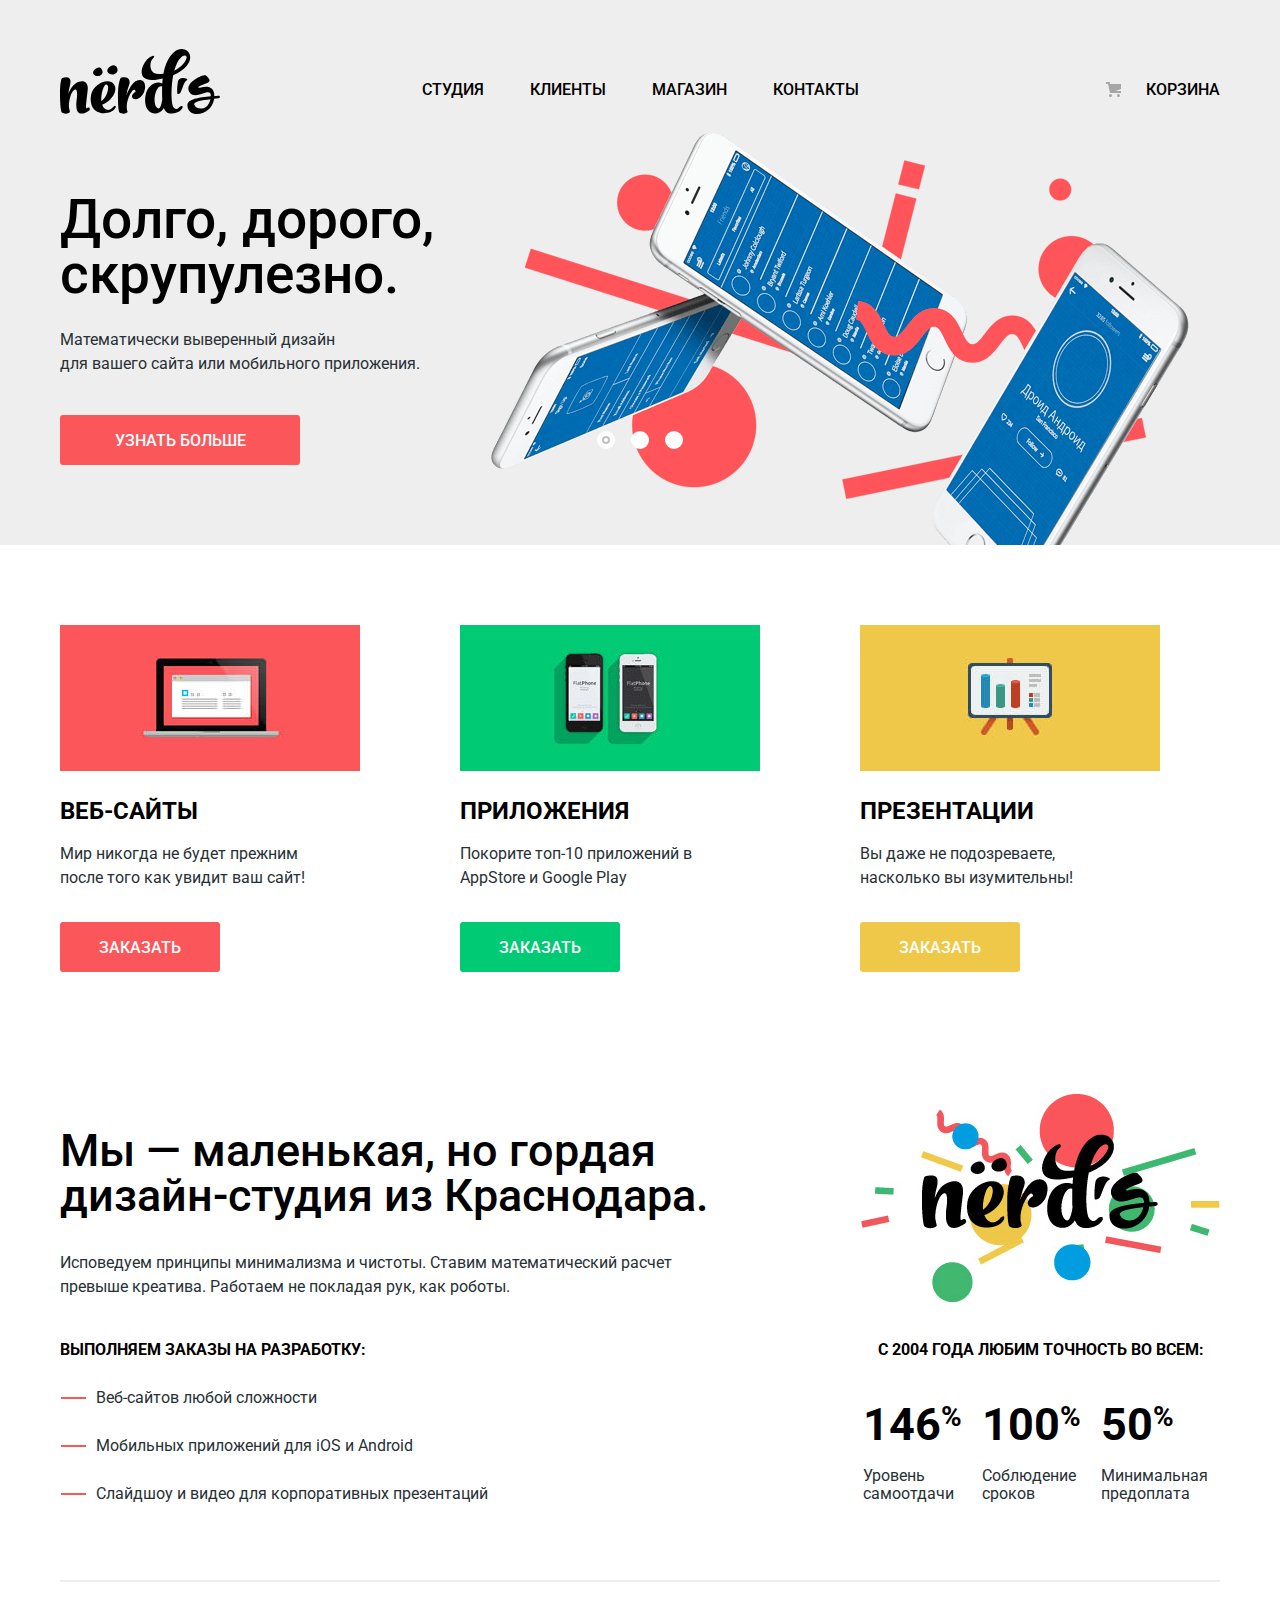
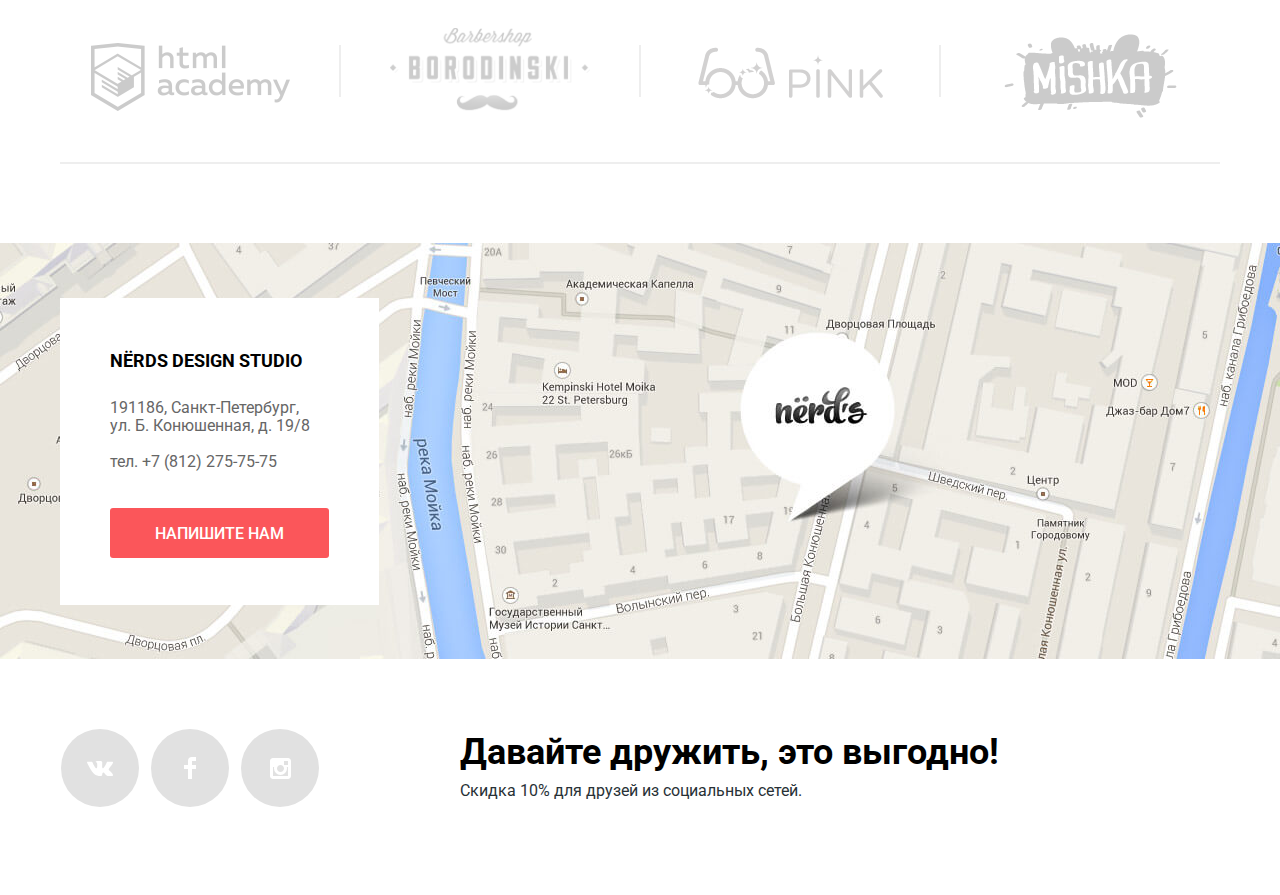
<file: index.html>
<!DOCTYPE html>
<html lang="ru">
  <head>
    <meta charset="utf-8">
    <title>HTML Academy: Нёрдс</title>
    <link href="https://fonts.googleapis.com/css?family=Roboto:400,500,700&amp;subset=cyrillic" rel="stylesheet">
    <link href="css/normalize.css" rel="stylesheet">
    <link href="css/styles-min.css" rel="stylesheet">
  </head>
  <body>
    <header class="page-header">
      <div class="content-wrapper">
        <a class="main-header-logo">
          <img src="img/nerds-logo.svg" width="160" height="65" alt="Логотип студии Nёrd's">
        </a>
        <nav class="main-menu">
          <ul class="main-menu-list">
            <li class="main-menu-list-item"><a href="studio.html">Студия</a></li>
            <li class="main-menu-list-item"><a href="clients.html">Клиенты</a></li>
            <li class="main-menu-list-item"><a href="catalog.html">Магазин</a></li>
            <li class="main-menu-list-item"><a href="contacts.html">Контакты</a></li>
          </ul>
        </nav>
        <ul class="user-menu-list">
          <li class="user-menu-list-item"><a href="cart.html">Корзина</a></li>
        </ul>
      </div>
      <h1 class="visually-hidden">Дизайн-студия Нёрдс</h1>
    </header>

    <main class="container">

      <section class="slider">
        <h2 class="visually-hidden">Презентация</h2>
        <div class="content-wrapper">
          <input class="visually-hidden" type="radio" id="product-1" name="toggle" checked>
          <input class="visually-hidden" type="radio" id="product-2" name="toggle">
          <input class="visually-hidden" type="radio" id="product-3" name="toggle">
          <div class="slider-controls">
            <label class="slider-controls-item slider-controls-item--1" for="product-1">Первый</label>
            <label class="slider-controls-item slider-controls-item--2" for="product-2">Второй</label>
            <label class="slider-controls-item slider-controls-item--3" for="product-3">Третий</label>
          </div>
          <div class="slide slide-1">
            <b>Долго, дорого,<br>
            скрупулезно.</b>
            <p class="slide-text">Математически выверенный дизайн<br>
            для вашего сайта или мобильного приложения.</p>
            <a class="button slide-button" href="#">Узнать больше</a>
          </div>
          <div class="slide slide-2">
            <b>Любим математику
            как никто другой</b>
            <p class="slide-text">Никакого креатива, только математические формулы
            для расчета идеальных пропорций</p>
            <a class="button slide-button" href="#">Узнать больше</a>
          </div>
          <div class="slide slide-3">
            <b>Только ночь,<br>
            только хардкор</b>
            <p class="slide-text">Работать днем, как все? Мы против этого.<br>
            Ближе к полуночи работа только начинается.</p>
            <a class="button slide-button" href="#">Узнать больше</a>
          </div>
        </div>
      </section>

      <div class="content-wrapper">

        <section class="services">
          <h2 class="visually-hidden">Услуги</h2>
          <ul class="services-list">
            <li class="services-item">
              <img src="img/illustration-1.jpg" width="300" height="146" alt="Веб-сайты">
              <h3 class="services-item-title">Веб-сайты</h3>
              <p class="services-item-text">Мир никогда не будет прежним после того как увидит ваш сайт!</p>
              <a class="button button-services-1" href="#">Заказать</a>
            </li>
            <li class="services-item">
              <img src="img/illustration-2.jpg" width="300" height="146" alt="Приложения">
              <h3 class="services-item-title">Приложения</h3>
              <p class="services-item-text">Покорите топ-10 приложений в AppStore и Google Play</p>
              <a class="button button-services-2" href="#">Заказать</a>
            </li>
            <li class="services-item">
              <img src="img/illustration-3.jpg" width="300" height="146" alt="Презентации">
              <h3 class="services-item-title">Презентации</h3>
              <p class="services-item-text">Вы даже не подозреваете, насколько вы изумительны!</p>
              <a class="button button-services-3" href="#">Заказать</a>
            </li>
          </ul>
        </section>

        <section class="studio">
          <h2 class="visually-hidden">О нашей студии</h2>
          <div class="container">
            <div class="studio-left">
              <b class="studio-lead">Мы &mdash; маленькая, но гордая дизайн-студия из Краснодара.</b>
              <p>Исповедуем принципы минимализма и чистоты. Ставим математический расчет превыше креатива. Работаем не покладая рук, как роботы.</p>
              <p class="production-title">Выполняем заказы на разработку:</p>
              <ul class="production-list">
                <li class="production-item">
                  Веб-сайтов любой сложности
                </li>
                <li class="production-item">
                  Мобильных приложений для iOS и Android
                </li>
                <li class="production-item">
                  Слайдшоу и видео для корпоративных презентаций
                </li>
              </ul>
            </div>
            <div class="studio-right">
              <img src="img/nerds-illustration.png" width="360" height="208" alt="nerds-illustration">
              <table>
                <caption class="table-title">С 2004 года любим точность во всем:</caption>
                <tr class="table-percent">
                  <td>146<sup>%</sup></td>
                  <td>100<sup>%</sup></td>
                  <td>50<sup>%</sup></td>
                </tr>
                <tr class="table-text">
                  <td>Уровень самоотдачи</td>
                  <td>Соблюдение сроков</td>
                  <td>Минимальная предоплата</td>
                </tr>
              </table>
            </div>
          </div>
        </section>

        <section class="partners">
          <h2 class="visually-hidden">Партнеры</h2>
          <ul class="partners-list">
            <li class="partners-item">
              <a href="https://htmlacademy.ru/intensive/htmlcss">
                <img class="partners-logo partners-logo-1" src="img/logo-1.png" width="199" height="68" alt="Логотип HTMLacademy">
              </a>
            </li>
            <li class="partners-item">
              <a href="#">
                <img class="partners-logo partners-logo-2" src="img/logo-2.png" width="209" height="90" alt="Логотип Borodinski">
              </a>
            </li>
            <li class="partners-item">
              <a href="#">
                <img class="partners-logo partners-logo-3" src="img/logo-3.png" width="185" height="52" alt="Логотип Pink">
              </a>
            </li>
            <li class="partners-item">
              <a href="#">
                <img class="partners-logo partners-logo-4" src="img/logo-4.png" width="173" height="84" alt="Логотип Mishka">
              </a>
            </li>
          </ul>
        </section>
      </div>
    </main>

    <footer class="page-footer">
      <section class="map">
        <h2 class="visually-hidden">Карта</h2>
        <iframe src="https://www.google.com/maps/embed?pb=!1m18!1m12!1m3!1d1998.5991043651577!2d30.320894616143416!3d59.93879418187627!2m3!1f0!2f0!3f0!3m2!1i1024!2i768!4f13.1!3m3!1m2!1s0x4696310fca5ba729%3A0xea9c53d4493c879f!2z0JHQvtC70YzRiNCw0Y8g0JrQvtC90Y7RiNC10L3QvdCw0Y8g0YPQuy4sIDE5LCDQodCw0L3QutGCLdCf0LXRgtC10YDQsdGD0YDQsywgMTkxMTg2!5e0!3m2!1sru!2sru!4v1530198442525" allowfullscreen></iframe>
      </section>
      <div class="content-wrapper">
        <section class="contacts">
          <h2 class="visually-hidden">Контактная информация</h2>
          <b class="contacts-title">Nёrds Design Studio</b>
          <address class="address">
            191186, Санкт-Петербург,
            ул. Б. Конюшенная, д. 19/8
          </address>
          <p>тел. <a class="contacts-tel" href="tel:+78122757575">+7 (812) 275-75-75</a></p>
          <a class="button button-contacts" href="writeus.html">Напишите нам</a>
        </section>
        <section class="social">
          <h2 class="visually-hidden">Мы в социальных сетях</h2>
          <ul class="social-list">
            <li>
              <a class="social-list-item" href="#">
                <img src="img/vk-icon.svg" width="26" height="15" alt="Вконтакте">
                <span class="visually-hidden">Вконтакте</span>
              </a>
            </li>
            <li>
              <a class="social-list-item" href="#">
                <img src="img/fb-icon.svg" width="12" height="22" alt="Фэйсбук">
                <span class="visually-hidden">Фэйсбук</span>
              </a>
            </li>
            <li>
              <a class="social-list-item" href="#">
                <img src="img/insta-icon.svg" width="21" height="21" alt="Инстаграм">
                <span class="visually-hidden">Инстаграм</span>
              </a>
            </li>
          </ul>
          <p class="social-text"><b class="social-lead">Давайте дружить, это выгодно!</b>Скидка 10% для друзей из социальных сетей.</p>
        </section>
      </div>
    </footer>

    <section class="modal modal-write-us">
      <h2 class="write-us-title">Напишите нам</h2>
      <form class="write-us-form" action="https://echo.htmlacademy.ru" method="post">
        <p class="write-us-item">
          <label for="user-name">Ваше имя:</label>
          <input class="user-name" id="user-name" type="text" name="name" placeholder="Имя Фамилия">
        </p>
        <p class="write-us-item">
          <label for="user-email">Ваш e-mail:</label>
          <input class="user-email" id="user-email" type="email" name="e-mail" placeholder="email@example.com">
        </p>
        <p class="write-us-item">
          <label for="review">Текст письма:</label>
          <textarea class="review-text" id="review" name="review-text" placeholder="В свободной форме"></textarea>
        </p>
        <button class="button modal-button" type="submit">Отправить</button>
      </form>
      <button class="modal-close" type="button">Закрыть</button>
    </section>

    <script src="js/popup-min.js">
    </script>

  </body>
</html>
</file>
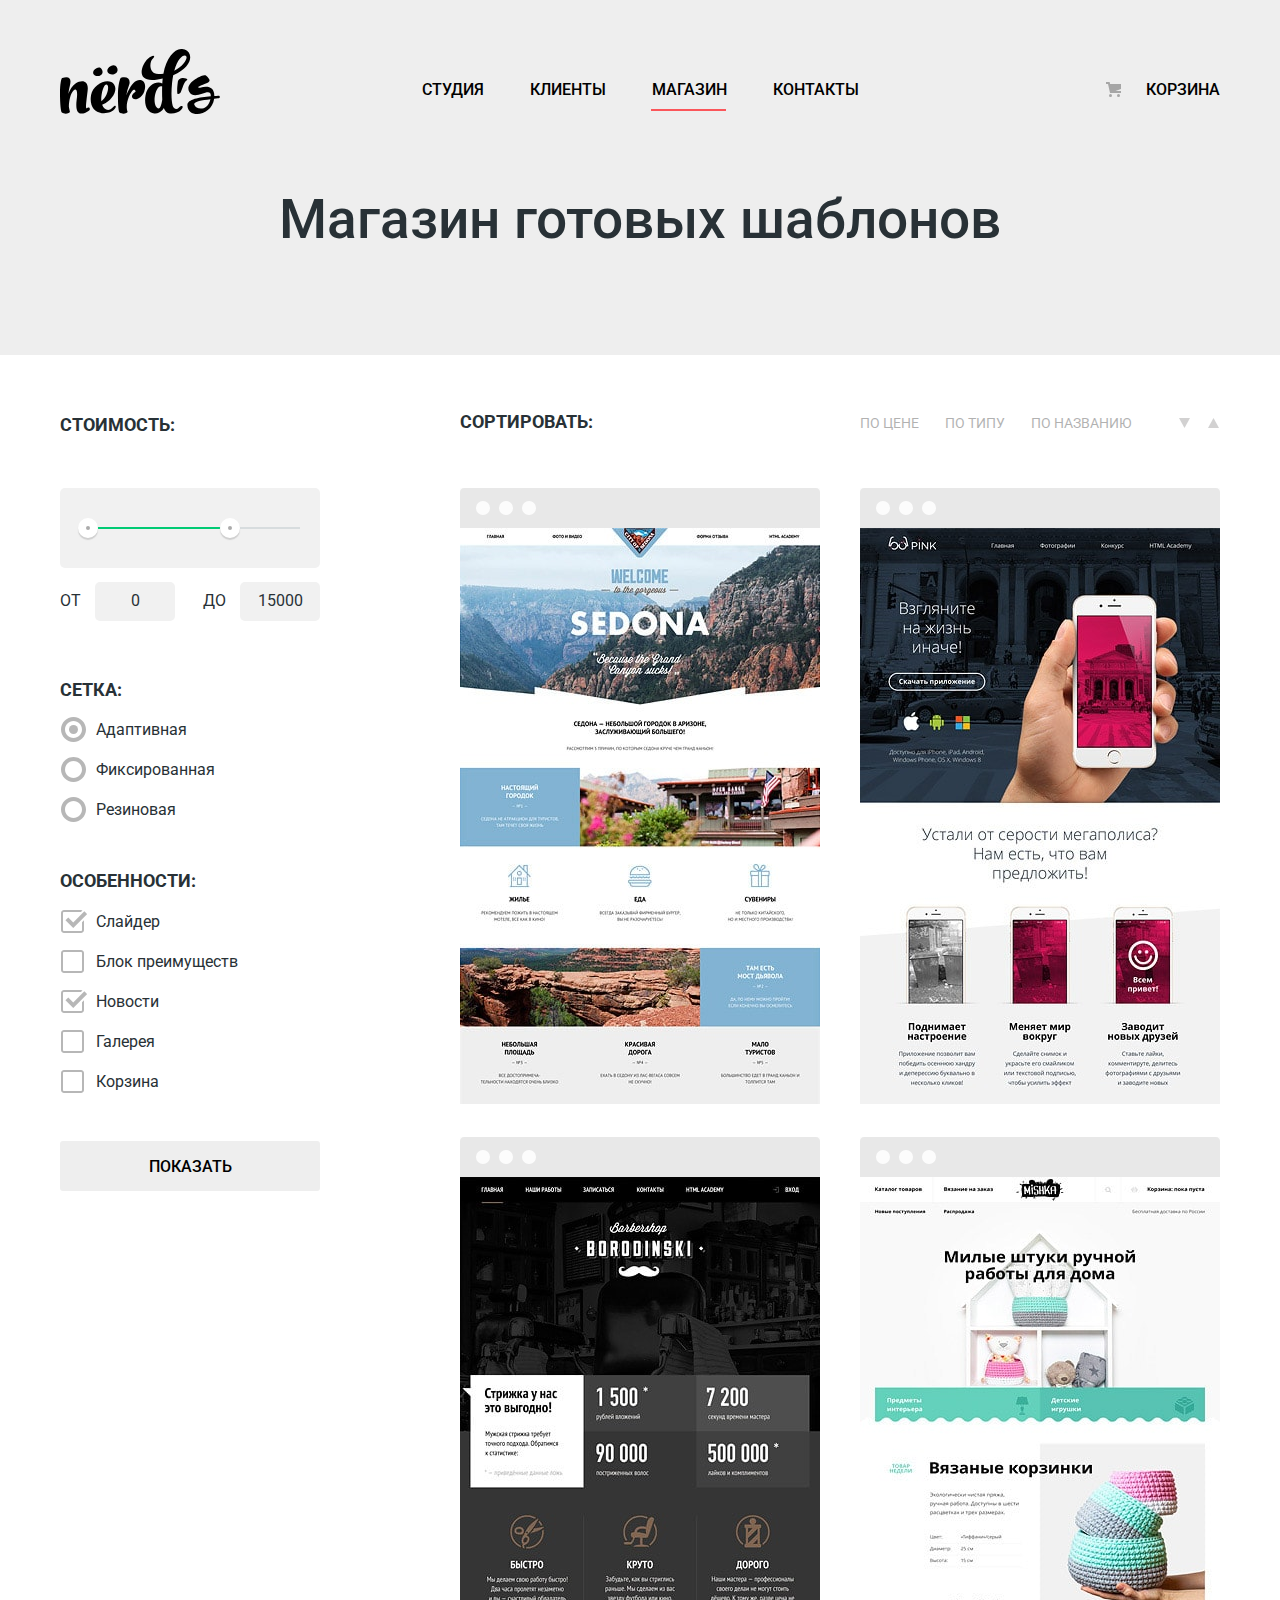
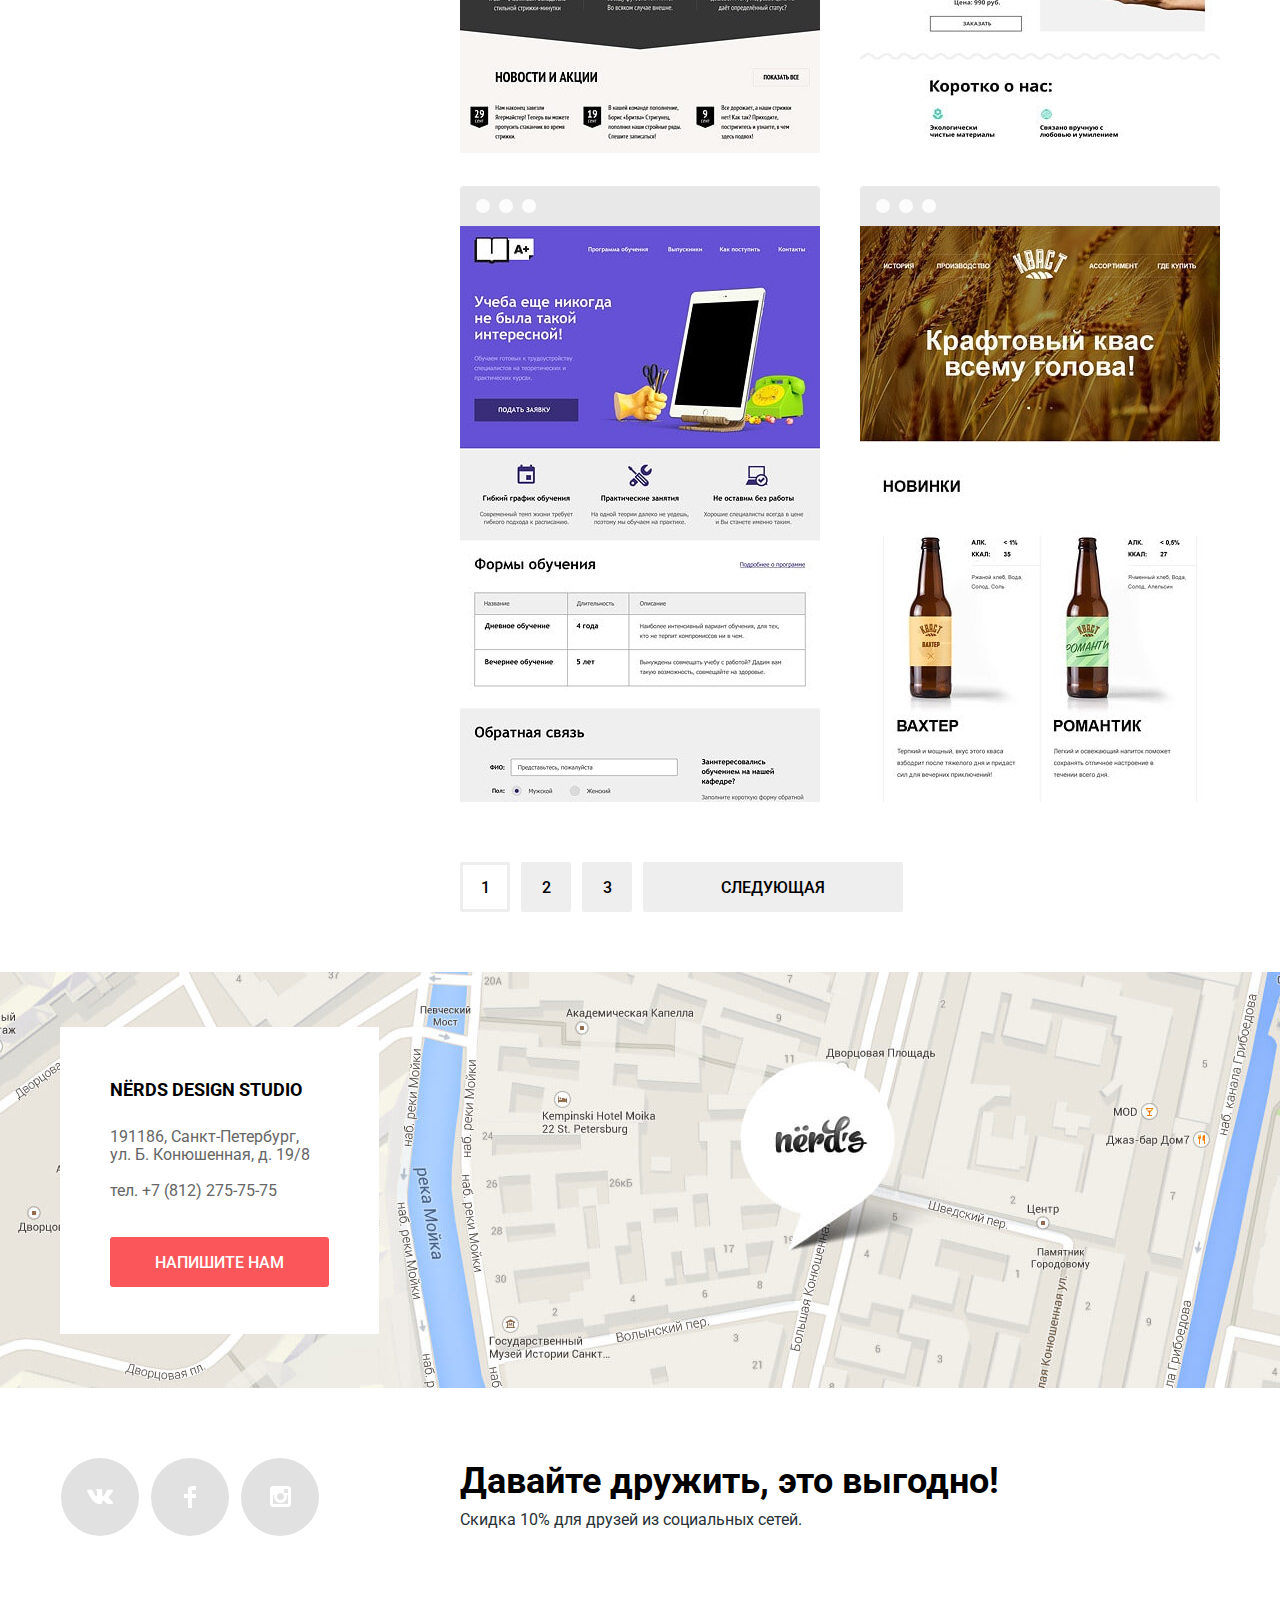
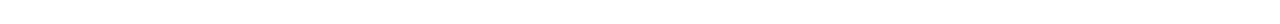
<file: catalog.html>
<!DOCTYPE html>
<html lang="ru">
  <head>
    <meta charset="utf-8">
    <title>HTML Academy: Нёрдс</title>
    <link href="https://fonts.googleapis.com/css?family=Roboto:400,500,700&amp;subset=cyrillic" rel="stylesheet">
    <link href="css/normalize.css" rel="stylesheet">
    <link href="css/styles-min.css" rel="stylesheet">
  </head>
  <body>
    <header class="page-header">
      <div class="content-wrapper">
        <a class="main-header-logo" href="index.html">
          <img src="img/nerds-logo.svg" width="160" height="65" alt="Логотип студии Nёrd's">
        </a>
        <nav class="main-menu">
          <ul class="main-menu-list">
            <li class="main-menu-list-item"><a href="studio.html">Студия</a></li>
            <li class="main-menu-list-item"><a href="clients.html">Клиенты</a></li>
            <li class="main-menu-list-item active"><a>Магазин</a></li>
            <li class="main-menu-list-item"><a href="contacts.html">Контакты</a></li>
          </ul>
        </nav>
        <ul class="user-menu-list">
          <li class="user-menu-list-item"><a href="cart.html">Корзина</a></li>
        </ul>
      </div>
      <h1>Магазин готовых шаблонов</h1>
    </header>

    <main class="inner-page container">
      <div class="content-wrapper">

        <section class="filters">
          <h2 class="visually-hidden">Фильтр товаров</h2>
          <form class="filters-form" action="https://echo.htmlacademy.ru" method="get">

            <fieldset class="fieldset-item">
              <legend class="fieldset-item-title">Стоимость:</legend>
              <div class="range-filter">
                <div class="range-controls">
                  <div class="scale">
                    <div class="bar"></div>
                  </div>
                  <div class="toggle toggle-min"></div>
                  <div class="toggle toggle-max"></div>
                </div>
                <div class="price-controls">
                  <label class="min-price">от <input name="min-price" type="text" value="0"></label>
                  <label class="max-price">до <input name="max-price" type="text" value="15000"></label>
                </div>
              </div>
            </fieldset>
            <fieldset class="fieldset-item">
              <legend class="fieldset-item-title">Сетка:</legend>
              <input class="visually-hidden filter-input filter-input-radio" id="grid-adaptive" type="radio" name="grid-selection" value="adaptive" checked>
              <label class="filter-label grid-adaptive-label" for="grid-adaptive">Адаптивная</label>
              <input class="visually-hidden filter-input filter-input-radio" id="grid-fixed" type="radio" name="grid-selection" value="fixed">
              <label class="filter-label grid-fixed-label" for="grid-fixed">Фиксированная</label>
              <input class="visually-hidden filter-input filter-input-radio" id="grid-rubber" type="radio" name="grid-selection" value="rubber">
              <label class="filter-label grid-rubber-label" for="grid-rubber">Резиновая</label>
            </fieldset>
            <fieldset class="fieldset-item">
              <legend class="fieldset-item-title">Особенности:</legend>
              <input class="visually-hidden filter-input filter-input-checkbox" type="checkbox" name="slider" id="filter-slider" checked>
              <label class="filter-label filter-slider-label" for="filter-slider">Слайдер</label>
              <input class="visually-hidden filter-input filter-input-checkbox" type="checkbox" name="advantage" id="filter-advantage">
              <label class="filter-label filter-advantage-label" for="filter-advantage">Блок преимуществ</label>
              <input class="visually-hidden filter-input filter-input-checkbox" type="checkbox" name="news" id="filter-news" checked>
              <label class="filter-label filter-news-label" for="filter-news">Новости</label>
              <input class="visually-hidden filter-input filter-input-checkbox" type="checkbox" name="gallery" id="filter-gallery">
              <label class="filter-label filter-gallery-label" for="filter-gallery">Галерея</label>
              <input class="visually-hidden filter-input filter-input-checkbox" type="checkbox" name="cart" id="filter-cart">
              <label class="filter-label filter-cart-label" for="filter-cart">Корзина</label>
            </fieldset>
            <button class="button filter-button" type="submit">Показать</button>
          </form>
        </section>

        <div class="catalog-right-side">

          <section class="sort">
            <h2>Сортировать:</h2>
            <ul class="sort-list">
              <li class="sort-item sort-item-current">
                <a href="#">По цене</a>
              </li>
              <li class="sort-item">
                <a href="#">По типу</a>
              </li>
              <li class="sort-item">
                <a href="#">По названию</a>
              </li>
              <li class="sort-item-descending">
                <a class="arrow arrow-down" href="#">По убыванию</a>
              </li>
              <li class="sort-item-ascending">
                <a class="arrow arrow-up" href="#">По возрастанию</a>
              </li>
            </ul>
          </section>

          <section class="catalog">
            <h2 class="visually-hidden">Список шаблонов</h2>
            <ul class="catalog-list">
              <li class="catalog-item">
                <img src="img/img-sedona.jpg" width="360" height="576" alt="Sedona">
                <div class="catalog-item-information">
                  <a href="#"><h3 class="catalog-item-title">Sedona</h3></a>
                  <p class="catalog-item-description">Информационный сайт для&nbsp;туристов</p>
                  <a class="button catalog-item-button" href="#">9 900 руб.</a>
                </div>
              </li>
              <li class="catalog-item">
                <img src="img/img-pink.jpg" width="360" height="576" alt="Pink">
                <div class="catalog-item-information">
                  <a href="#"><h3 class="catalog-item-title">Pink app</h3></a>
                  <p class="catalog-item-description">Продуктовый лендинг приложения&nbsp;для iOS и Android</p>
                  <a class="button catalog-item-button" href="#">9 900 руб.</a>
                </div>
              </li>
              <li class="catalog-item">
                <img src="img/img-barbershop.jpg" width="360" height="576" alt="Barbershop">
                <div class="catalog-item-information">
                  <a href="#"><h3 class="catalog-item-title">Barbershop</h3></a>
                  <p class="catalog-item-description">Сайт салоны красоты. Для&nbsp;мужчин, да.</p>
                  <a class="button catalog-item-button" href="#">9 900 руб.</a>
                </div>
              </li>
              <li class="catalog-item">
                <img src="img/img-mishka.jpg" width="360" height="576" alt="Mishka">
                <div class="catalog-item-information">
                  <a href="#"><h3 class="catalog-item-title">Mishka</h3></a>
                  <p class="catalog-item-description">Интернет-магазин вязаных&nbsp;игрушек</p>
                  <a class="button catalog-item-button" href="#">9 900 руб.</a>
                </div>
              </li>
              <li class="catalog-item">
                <img src="img/img-aplus.jpg" width="360" height="576" alt="A plus">
                <div class="catalog-item-information">
                  <a href="#"><h3 class="catalog-item-title">A plus</h3></a>
                  <p class="catalog-item-description">Лендинг курсов&nbsp;повышения квалификации</p>
                  <a class="button catalog-item-button" href="#">9 900 руб.</a>
                </div>
              </li>
              <li class="catalog-item">
                <img src="img/img-kvast.jpg" width="360" height="576" alt="Кваст">
                <div class="catalog-item-information">
                  <a href="#"><h3 class="catalog-item-title">Кваст</h3></a>
                  <p class="catalog-item-description">Промо-сайт&nbsp;производителя крафтового кваса</p>
                  <a class="button catalog-item-button" href="#">9 900 руб.</a>
                </div>
              </li>
            </ul>
          </section>

          <section class="pagination">
            <h2 class="visually-hidden">Нумерация страниц</h2>
            <ul class="pagination-list">
              <li><a class="pagination-item pagination-item-current">1</a></li>
              <li><a class="pagination-item" href="#">2</a></li>
              <li><a class="pagination-item" href="#">3</a></li>
              <li><a class="pagination-item pagination-item-next" href="#">Следующая</a></li>
            </ul>
          </section>
        </div>
      </div>
    </main>

    <footer class="page-footer">
      <section class="map">
        <h2 class="visually-hidden">Карта</h2>
        <iframe src="https://www.google.com/maps/embed?pb=!1m18!1m12!1m3!1d1998.5991043651577!2d30.320894616143416!3d59.93879418187627!2m3!1f0!2f0!3f0!3m2!1i1024!2i768!4f13.1!3m3!1m2!1s0x4696310fca5ba729%3A0xea9c53d4493c879f!2z0JHQvtC70YzRiNCw0Y8g0JrQvtC90Y7RiNC10L3QvdCw0Y8g0YPQuy4sIDE5LCDQodCw0L3QutGCLdCf0LXRgtC10YDQsdGD0YDQsywgMTkxMTg2!5e0!3m2!1sru!2sru!4v1530198442525" allowfullscreen></iframe>
      </section>
      <div class="content-wrapper">
        <section class="contacts">
          <h2 class="visually-hidden">Контактная информация</h2>
          <b class="contacts-title">Nёrds Design Studio</b>
          <address class="address">
            191186, Санкт-Петербург,
            ул. Б. Конюшенная, д. 19/8
          </address>
            <p>тел. <a class="contacts-tel" href="tel:+78122757575">+7 (812) 275-75-75</a></p>

          <a class="button button-contacts" href="writeus.html">Напишите нам</a>
        </section>
        <section class="social">
          <h2 class="visually-hidden">Мы в социальных сетях</h2>
          <ul class="social-list">
            <li>
              <a class="social-list-item" href="#">
                <img src="img/vk-icon.svg" width="26" height="15" alt="Вконтакте">
                <span class="visually-hidden">Вконтакте</span>
              </a>
            </li>
            <li>
              <a class="social-list-item" href="#">
                <img src="img/fb-icon.svg" width="12" height="22" alt="Фэйсбук">
                <span class="visually-hidden">Фэйсбук</span>
              </a>
            </li>
            <li>
              <a class="social-list-item" href="#">
                <img src="img/insta-icon.svg" width="21" height="21" alt="Инстаграм">
                <span class="visually-hidden">Инстаграм</span>
              </a>
            </li>
          </ul>
          <p class="social-text"><b class="social-lead">Давайте дружить, это выгодно!</b>Скидка 10% для друзей из социальных сетей.</p>
        </section>
      </div>
    </footer>

    <section class="modal modal-write-us">
      <h2>Напишите нам</h2>
      <form class="write-us-form" action="https://echo.htmlacademy.ru" method="post">
        <p class="write-us-item">
          <label for="user-name">Ваше имя:</label>
          <input class="user-name" id="user-name" type="text" name="name" placeholder="Имя Фамилия">
        </p>
        <p class="write-us-item">
          <label for="user-email">Ваш e-mail:</label>
          <input class="user-email" id="user-email" type="email" name="e-mail" placeholder="email@example.com">
        </p>
        <p class="write-us-item">
          <label for="review">Текст письма:</label>
          <textarea class="review-text" id="review" name="review-text" placeholder="В свободной форме"></textarea>
        </p>
        <button class="button" type="submit">Отправить</button>
      </form>
      <button class="modal-close" type="button">Закрыть</button>
    </section>

    <script src="js/popup-min.js">
    </script>
  </body>
</html>
</file>
<file: css/styles-min.css>
@-webkit-keyframes bounce{0%{-webkit-transform:translateY(-2000px);transform:translateY(-2000px)}70%{-webkit-transform:translateY(30px);transform:translateY(30px)}90%{-webkit-transform:translateY(-10px);transform:translateY(-10px)}to{-webkit-transform:translateY(0);transform:translateY(0)}}@keyframes bounce{0%{-webkit-transform:translateY(-2000px);transform:translateY(-2000px)}70%{-webkit-transform:translateY(30px);transform:translateY(30px)}90%{-webkit-transform:translateY(-10px);transform:translateY(-10px)}to{-webkit-transform:translateY(0);transform:translateY(0)}}@-webkit-keyframes shake{0%,to{-webkit-transform:translateX(0);transform:translateX(0)}10%,30%,50%,70%,90%{-webkit-transform:translateX(-10px);transform:translateX(-10px)}20%,40%,60%,80%{-webkit-transform:translateX(10px);transform:translateX(10px)}}@keyframes shake{0%,to{-webkit-transform:translateX(0);transform:translateX(0)}10%,30%,50%,70%,90%{-webkit-transform:translateX(-10px);transform:translateX(-10px)}20%,40%,60%,80%{-webkit-transform:translateX(10px);transform:translateX(10px)}}html{-webkit-box-sizing:border-box;box-sizing:border-box}*,::after,::before{-webkit-box-sizing:inherit;box-sizing:inherit}body{min-width:1200px;margin:0;padding:0;font-family:"Roboto","Arial",sans-serif;font-size:16px;line-height:24px;font-weight:400;color:#283136;background-color:#fff}a{text-decoration:none;color:#000}img{max-width:100%;height:auto}.visually-hidden:not(:focus):not(:active),input[type=checkbox].visually-hidden,input[type=radio].visually-hidden{position:absolute;width:1px;height:1px;margin:-1px;border:0;padding:0;white-space:nowrap;-webkit-clip-path:inset(100%);clip-path:inset(100%);clip:rect(0 0 0 0);overflow:hidden}.page-header{background-color:#eee;margin:-6px 0 0}.content-wrapper{width:1160px;margin:0 auto}.page-header .content-wrapper{display:-webkit-box;display:-ms-flexbox;display:flex;-webkit-box-orient:horizontal;-webkit-box-direction:normal;-ms-flex-direction:row;flex-direction:row;-webkit-box-pack:justify;-ms-flex-pack:justify;justify-content:space-between;-webkit-box-align:center;-ms-flex-align:center;align-items:center}.page-header h1{font-size:55px;line-height:55px;font-weight:500;text-align:center;padding-bottom:108px;padding-top:33px}.main-header-logo{width:160px;padding-top:54px}.main-header-logo:focus,.main-header-logo:hover{outline:0;opacity:.8}.main-header-logo:active,.social-list-item:active img{opacity:.3}.main-menu,.user-menu-list{line-height:30px;font-weight:500;text-transform:uppercase;color:#000;padding-top:55px;background-color:#eee}.main-menu-list,.user-menu-list{display:-webkit-box;display:-ms-flexbox;display:flex;-ms-flex-wrap:wrap;flex-wrap:wrap}.main-menu-list{width:604px;padding-left:38px;-webkit-box-pack:start;-ms-flex-pack:start;justify-content:flex-start}.user-menu-list{-webkit-box-pack:end;-ms-flex-pack:end;justify-content:flex-end}.main-menu-list,.user-menu-list{list-style:none;margin:0}.main-menu-list a,.user-menu-list a{display:block;padding:26px 0 17px 46px;vertical-align:middle}.main-menu-list-item,.user-menu-list-item{position:relative}.active a::after{position:absolute;content:"";width:62%;height:2px;top:60px;left:45px;background-color:#fb565a}.user-menu-list-item::before{position:absolute;content:"";width:15px;height:15px;top:33px;left:6px;background-image:url(../img/cart-icon.svg)}.main-menu-list a:focus,.main-menu-list a:hover,.user-menu-list a:focus,.user-menu-list a:hover{outline:0;color:#fb565a}.main-menu-list a:active,.user-menu-list a:active{color:#aaa}.slider{position:relative;margin-bottom:80px;background-color:#eee}.slide{display:none;padding:80px 0 60px}.slide-1,.slide-2,.slide-3{background-image:url(../img/slide1.png);background-repeat:no-repeat;background-color:#eee;background-position:93.3% 10px}.slide-2,.slide-3{background-image:url(../img/slide2.png);background-position:100% 0}.slide-3{background-image:url(../img/slide3.png);background-position:100% 20px}.slide b{display:block;max-width:600px;margin:-10px 0 26px;font-size:55px;line-height:55px;font-weight:500;color:#000}.slide-text{max-width:430px;margin:16px 0 39px}.slider-controls{position:absolute;left:50%;bottom:104px;z-index:1;width:160px;height:18px;text-align:center;font-size:0;-webkit-transform:translateX(-50%);-ms-transform:translateX(-50%);transform:translateX(-50%)}.slider-controls label{position:relative;-webkit-box-sizing:content-box;box-sizing:content-box;display:inline-block;vertical-align:middle;width:18px;height:18px;padding:8px;border-radius:50%;cursor:pointer}.slider-controls label::after{content:"";position:absolute;top:8px;left:8px;z-index:1;width:18px;height:18px;background:#fff;border-radius:50%}#product-1:checked~.slide-1,#product-2:checked~.slide-2,#product-3:checked~.slide-3{display:block}#product-1:checked~.slider-controls .slider-controls-item--1::before,#product-2:checked~.slider-controls .slider-controls-item--2::before,#product-3:checked~.slider-controls .slider-controls-item--3::before{content:"";position:absolute;left:50%;top:50%;z-index:2;width:4px;height:4px;margin:-4px;background-color:inherit;border:2px solid #c1c1c1;border-radius:50%}.slide-button{margin-bottom:20px}.button{display:block;width:240px;padding:17px 0 15px;line-height:18px;font-weight:500;text-transform:uppercase;color:#fff;text-align:center;text-decoration:none;background-color:#fb565a;border-radius:3px;border:0}.button:focus,.button:hover{outline:0;background-color:#e74243}.button-services-1:active,.button:active,.slide-button:active{color:#e37376;-webkit-box-shadow:inset 0 3px 0 0 #c13135;box-shadow:inset 0 3px 0 0 #c13135;background-color:#d7373b}.production-list,.services-list{list-style:none}.services-list{display:-webkit-box;display:-ms-flexbox;display:flex;-webkit-box-pack:start;-ms-flex-pack:start;justify-content:flex-start;-ms-flex-wrap:wrap;flex-wrap:wrap;padding:0;margin:0 0 50px}.services-item{width:300px;margin-right:100px;margin-bottom:70px}.services-item:nth-child(3n){margin-right:60px}.services-item h3{font-size:24px;line-height:30px;font-weight:700;text-transform:uppercase;color:#000;margin:18px 0 15px}.services-item-text{width:250px}.button-services-1,.button-services-2,.button-services-3{width:160px;margin-top:32px}.button-services-2{background-color:#00ca74}.button-services-2:focus,.button-services-2:hover{outline:0;background-color:#00bc6c}.button-services-2:active{color:#4dc491;-webkit-box-shadow:inset 0 3px 0 0 #009958;box-shadow:inset 0 3px 0 0 #009958;background-color:#00aa62}.button-services-3{background-color:#efc84a}.button-services-3:focus,.button-services-3:hover{outline:0;background-color:#eab534}.button-services-3:active{color:#edc265;-webkit-box-shadow:inset 0 3px 0 0 #ce961f;box-shadow:inset 0 3px 0 0 #ce961f;background-color:#e5a722}.studio .container{display:-webkit-box;display:-ms-flexbox;display:flex;-webkit-box-orient:horizontal;-webkit-box-direction:normal;-ms-flex-direction:row;flex-direction:row;-webkit-box-pack:justify;-ms-flex-pack:justify;justify-content:space-between;margin-bottom:50px}.studio-left{width:680px;margin-top:36px}.studio-lead{display:inline-block;vertical-align:middle;font-size:45px;line-height:45px;font-weight:500;color:#000;margin-bottom:17px}.production-title{margin:39px 0 24px}.production-list{padding-left:36px}.production-item{position:relative;margin-bottom:24px}.production-item::before{content:"";position:absolute;width:25px;height:2px;top:11px;left:-35px;background-color:#fb565a}.production-title,.table-title{font-weight:700;text-transform:uppercase;color:#000}.studio-right{width:360px;margin-top:2px}.table-title{margin:29px 0 32px;padding-left:2px}.table-percent{width:325px;font-size:45px;line-height:10.06px;font-weight:700;color:#000}.table-percent td,.table-text td{width:120px;height:58px}.table-percent sup{font-size:28px;color:#000}.table-text td{line-height:18px}.partners-list{list-style:none;display:-webkit-box;display:-ms-flexbox;display:flex;-webkit-box-pack:start;-ms-flex-pack:start;justify-content:flex-start;-ms-flex-wrap:wrap;flex-wrap:wrap;border-top:2px solid #eee;border-bottom:2px solid #eee;padding:0;margin-bottom:79px}.partners-item{position:relative;padding:45px 0 37px;width:230px}.partners-item:not(:nth-child(4n-3)){padding-left:100px;width:300px}.partners-item:not(:nth-child(4n-3))::before{content:"";position:absolute;width:2px;height:52px;top:63px;left:49px;background-color:#eee}.partners-logo{position:relative;opacity:.2}.partners-logo:focus,.partners-logo:hover{outline:0;opacity:1}.partners-logo:active{opacity:.1}.partners-logo-1{margin:16px 0 0 31px}.partners-logo-2{margin:1px 0 0}.partners-logo-3{margin:20px 0 0 8px}.partners-logo-4{margin:7px 0 0 14px}.page-footer{position:relative;padding:0;margin:0}.map{width:100%;min-height:416px;background-image:url(../img/map.jpg);background-repeat:no-repeat;background-color:#eee;background-position:center}.map iframe{display:block;width:100%;height:416px;border:0}.contacts{position:absolute;width:319px;top:55px;left:auto;padding:48px 50px 50px;background-color:#fff}.contacts-title{font-size:18px;line-height:30px;font-weight:700;text-transform:uppercase;color:#000}.address,.contacts,.contacts-tel{font-style:normal;line-height:18px;color:#666}.address{width:210px;margin-top:23px;margin-bottom:18px}.button-contacts{width:219px;margin-top:37px;margin-bottom:-3px}.social,.social-list{display:-webkit-box;display:-ms-flexbox;display:flex;-ms-flex-wrap:wrap;flex-wrap:wrap}.social{-webkit-box-pack:start;-ms-flex-pack:start;justify-content:flex-start}.social-list{list-style:none;min-width:439px;margin:70px 0 70px -39px}.social-text{width:560px;margin:75px 0 70px;line-height:32px}.social-lead{display:inline-block;vertical-align:middle;padding-bottom:5px;font-size:36px;line-height:36px;font-weight:700;color:#000}.social-list-item{display:-webkit-box;display:-ms-flexbox;display:flex;-webkit-box-pack:center;-ms-flex-pack:center;justify-content:center;-webkit-box-align:center;-ms-flex-align:center;align-items:center;width:78px;height:78px;border-radius:50%;margin:0 12px 12px 0;background-color:#e1e1e1}.social-list-item:focus,.social-list-item:hover{outline:0;background-color:#e74246}.social-list-item:active{background-color:#d7373b;box-shadow:inset 0 3px 0 rgba(0,1,1,.1)}.modal{position:fixed;background-color:#fff;-webkit-box-shadow:0 30px 50px rgba(0,0,0,.7);box-shadow:0 30px 50px rgba(0,0,0,.7)}.modal-write-us{top:50%;left:50%;display:none;width:960px;margin-left:-480px;margin-top:-295px;padding:67px 100px 84px}.modal-show{display:block;-webkit-animation:bounce .6s;animation:bounce .6s}.modal-error{-webkit-animation:shake .6s;animation:shake .6s}.modal-close{position:absolute;top:78px;right:90px;width:21px;height:21px;font-size:0;cursor:pointer;background-color:#fff;background-image:url(../img/close-cross.svg);border:0;outline:0}.write-us-form,.write-us-item{display:-webkit-box;display:-ms-flexbox;display:flex}.write-us-form{position:relative;-ms-flex-wrap:wrap;flex-wrap:wrap;-webkit-box-pack:justify;-ms-flex-pack:justify;justify-content:space-between}.write-us-item{-webkit-box-orient:vertical;-webkit-box-direction:normal;-ms-flex-direction:column;flex-direction:column}.review-text,.user-email,.user-name{width:360px;margin-top:9px}.review-text{width:760px}.write-us-title{font-size:45px;line-height:45px;font-weight:500;color:#000;margin:0 0 25px}.write-us-item{font-size:16px;line-height:18px;font-weight:700;color:#000;margin-bottom:18px;background-color:#fff}.write-us-item input[type=email],.write-us-item input[type=text],.write-us-item textarea{-webkit-box-sizing:border-box;box-sizing:border-box;padding:14px 13px;border:2px solid #e4e8e9;outline:0}.write-us-item textarea{min-height:118px;padding:11px 13px 14px}.write-us-item input[type=email]:hover,.write-us-item input[type=text]:hover,.write-us-item textarea:hover{border-color:#cdd0d2}.write-us-item input[type=email]:focus,.write-us-item input[type=text]:focus,.write-us-item textarea:focus{outline:0;border-color:#555}.write-us-item input[type=email]:invalid{border-color:#e74246;color:#e74246}.modal-button{width:260px;margin-top:29px;outline:0}.inner-page .content-wrapper{display:-webkit-box;display:-ms-flexbox;display:flex;-webkit-box-pack:justify;-ms-flex-pack:justify;justify-content:space-between}.filters{width:260px;margin-left:-14px}.catalog-right-side{width:760px}.filters-form fieldset{border:0}.fieldset-item-title{margin-bottom:8px;padding-top:18px;font-size:18px;line-height:30px;font-weight:700;text-transform:uppercase}.fieldset-item{display:-webkit-box;display:-ms-flexbox;display:flex;-webkit-box-orient:vertical;-webkit-box-direction:normal;-ms-flex-direction:column;flex-direction:column}.range-filter{width:260px;margin-top:35px}.range-controls{position:relative;-webkit-box-sizing:content-box;box-sizing:content-box;height:41px;margin-bottom:14px;padding-top:39px;padding-right:20px;padding-left:20px;background-color:#f1f1f1;border-radius:5px}.range-controls .scale{height:2px;background:#d7dcde}.range-controls .bar{width:70%;height:2px;background:#00ca74}.range-controls .toggle{position:absolute;top:30px;left:0;width:4px;height:4px;padding:0;border:8px solid #fff;background-color:#ababab;-webkit-box-shadow:0 2px 1px 0 #cfcfcf;box-shadow:0 2px 1px 0 #cfcfcf;border-radius:50%;cursor:pointer}.range-controls .toggle-min{left:18px}.range-controls .toggle-max{left:160px}.price-controls{font-size:0;margin-bottom:26px}.price-controls label{display:inline-block;vertical-align:middle;width:50%;font-size:16px;text-transform:uppercase}.price-controls input{-webkit-box-sizing:content-box;box-sizing:content-box;width:60px;padding:10px;margin-left:10px;font-size:16px;text-align:center;color:#283136;border:0;border-radius:5px;background:#f1f1f1}.max-price{text-align:right}.filter-label{margin:0 0 16px;padding-left:36px;position:relative;display:block;cursor:pointer;-webkit-user-select:none;-moz-user-select:none;-ms-user-select:none;user-select:none}.filter-input-radio+label::before{content:"";position:absolute;left:1px;top:-1px;width:25px;height:25px;background-image:url(../img/radio-off.svg);opacity:.4}.filter-input-radio:checked+label::before{background-image:url(../img/radio-on.svg)}.filter-input-checkbox+label::before{content:"";position:absolute;left:1px;top:0;width:26px;height:25px;background:url(../img/checkbox-off.svg) no-repeat;opacity:.4}.filter-input-checkbox:checked+label::before{background-image:url(../img/checkbox-on.svg)}.filter-input-checkbox+label:focus::before,.filter-input-checkbox+label:hover::before,.filter-input-radio+label:focus::before,.filter-input-radio+label:hover::before{outline:0;opacity:1}.filter-input-checkbox+label:disabled::before,.filter-input-radio+label:disabled::before{opacity:.1}.filter-input,label.filter-label{color:#283136}.filter-input:focus,.filter-input:hover,label.filter-label:focus,label.filter-label:hover{outline:0;color:#000}.filter-input:disabled,label.filter-label:disabled{opacity:.1}.filter-button{width:260px;margin-left:14px;margin-top:21px;outline:0}.filter-button,.pagination-item{color:#000;background-color:#eee}.filter-button:focus,.filter-button:hover,.pagination-item:focus,.pagination-item:hover{outline:0;background-color:#dfdfdf;border-color:#dfdfdf}.filter-button:active,.pagination-item:active{color:#959595;border-width:0;background-color:#d5d5d5;-webkit-box-shadow:inset 0 3px 0 0 #bfbfbf;box-shadow:inset 0 3px 0 0 #bfbfbf}.sort,.sort-list{display:-webkit-box;display:-ms-flexbox;display:flex}.sort{margin-bottom:37px;-webkit-box-pack:justify;-ms-flex-pack:justify;justify-content:space-between}.sort h2,.sort-item a{line-height:18px;text-transform:uppercase}.sort h2{font-weight:700;padding-top:6px;font-size:18px}.sort-list{-webkit-box-pack:end;-ms-flex-pack:end;justify-content:flex-end;margin-right:-9px;padding-top:3px;list-style:none}.sort-item{margin-left:26px}.sort-item a{font-size:14px;opacity:.3}.sort-item a:hover{opacity:.6}.catalog-item:focus .catalog-item-information,.catalog-item:focus::before,.catalog-item:hover .catalog-item-information,.catalog-item:hover::before,.sort-item a:focus{opacity:1}.sort-item-descending{margin-left:39px}a.arrow{display:inline-block;vertical-align:top;width:11px;height:10px;margin-right:10px;margin-top:7px;margin-left:8px;font-size:0;opacity:.2}a.arrow:focus,a.arrow:hover{opacity:.6}a.arrow:active{opacity:1}.arrow-up{background:url(../img/icon-up-dir.svg) no-repeat}.arrow-down{background:url(../img/icon-down-dir.svg) no-repeat}.catalog-list,.pagination-list{list-style:none}.catalog-list{display:-webkit-box;display:-ms-flexbox;display:flex;-ms-flex-wrap:wrap;flex-wrap:wrap;-webkit-box-pack:justify;-ms-flex-pack:justify;justify-content:space-between;margin:0;padding:0}.catalog-item{padding:0;width:360px;height:616px;margin:0 0 33px;position:relative}.catalog-item:focus,.catalog-item:hover{-webkit-box-shadow:0 5px 10px 5px #eee;box-shadow:0 5px 10px 5px #eee}.catalog-item::before{content:"";width:360px;height:40px;background-image:url(../img/browser.svg);background-color:#eee;display:block;opacity:.12}.catalog-item-information{text-align:center;opacity:0;position:absolute;bottom:0;width:360px;background-color:#eee}.catalog-item-title{font-size:18px;line-height:30px;font-weight:700;text-transform:uppercase;color:#000;text-align:center;padding:0;margin:27px 3px 15px 0}.catalog-item-description{width:240px;text-align:center;padding:0;margin:0 0 30px 62px;line-height:18px;color:#666}.catalog-item-button{width:200px;margin-left:80px;margin-bottom:43px;font-size:16px;line-height:18px;font-weight:500}.catalog-item-button:hover{background-color:#e74243}.catalog-item-button:focus{outline:0;-webkit-box-shadow:inset 0 3px 0 0 #c13135;box-shadow:inset 0 3px 0 0 #c13135;background-color:#d7373b}.catalog{margin-bottom:27px}.pagination-list{display:-webkit-box;display:-ms-flexbox;display:flex;-webkit-box-pack:justify;-ms-flex-pack:justify;justify-content:space-between;padding:0;width:443px;margin:0 0 65px}.pagination-item{width:50px;height:50px;padding-top:14px;text-align:center;line-height:18px;font-weight:500;text-transform:uppercase;border:3px solid #eee;border-radius:2px;display:block}.pagination-item-current{background-color:#fff}.pagination-item-next{width:260px}.pagination-list{margin-bottom:60px}
</file>
